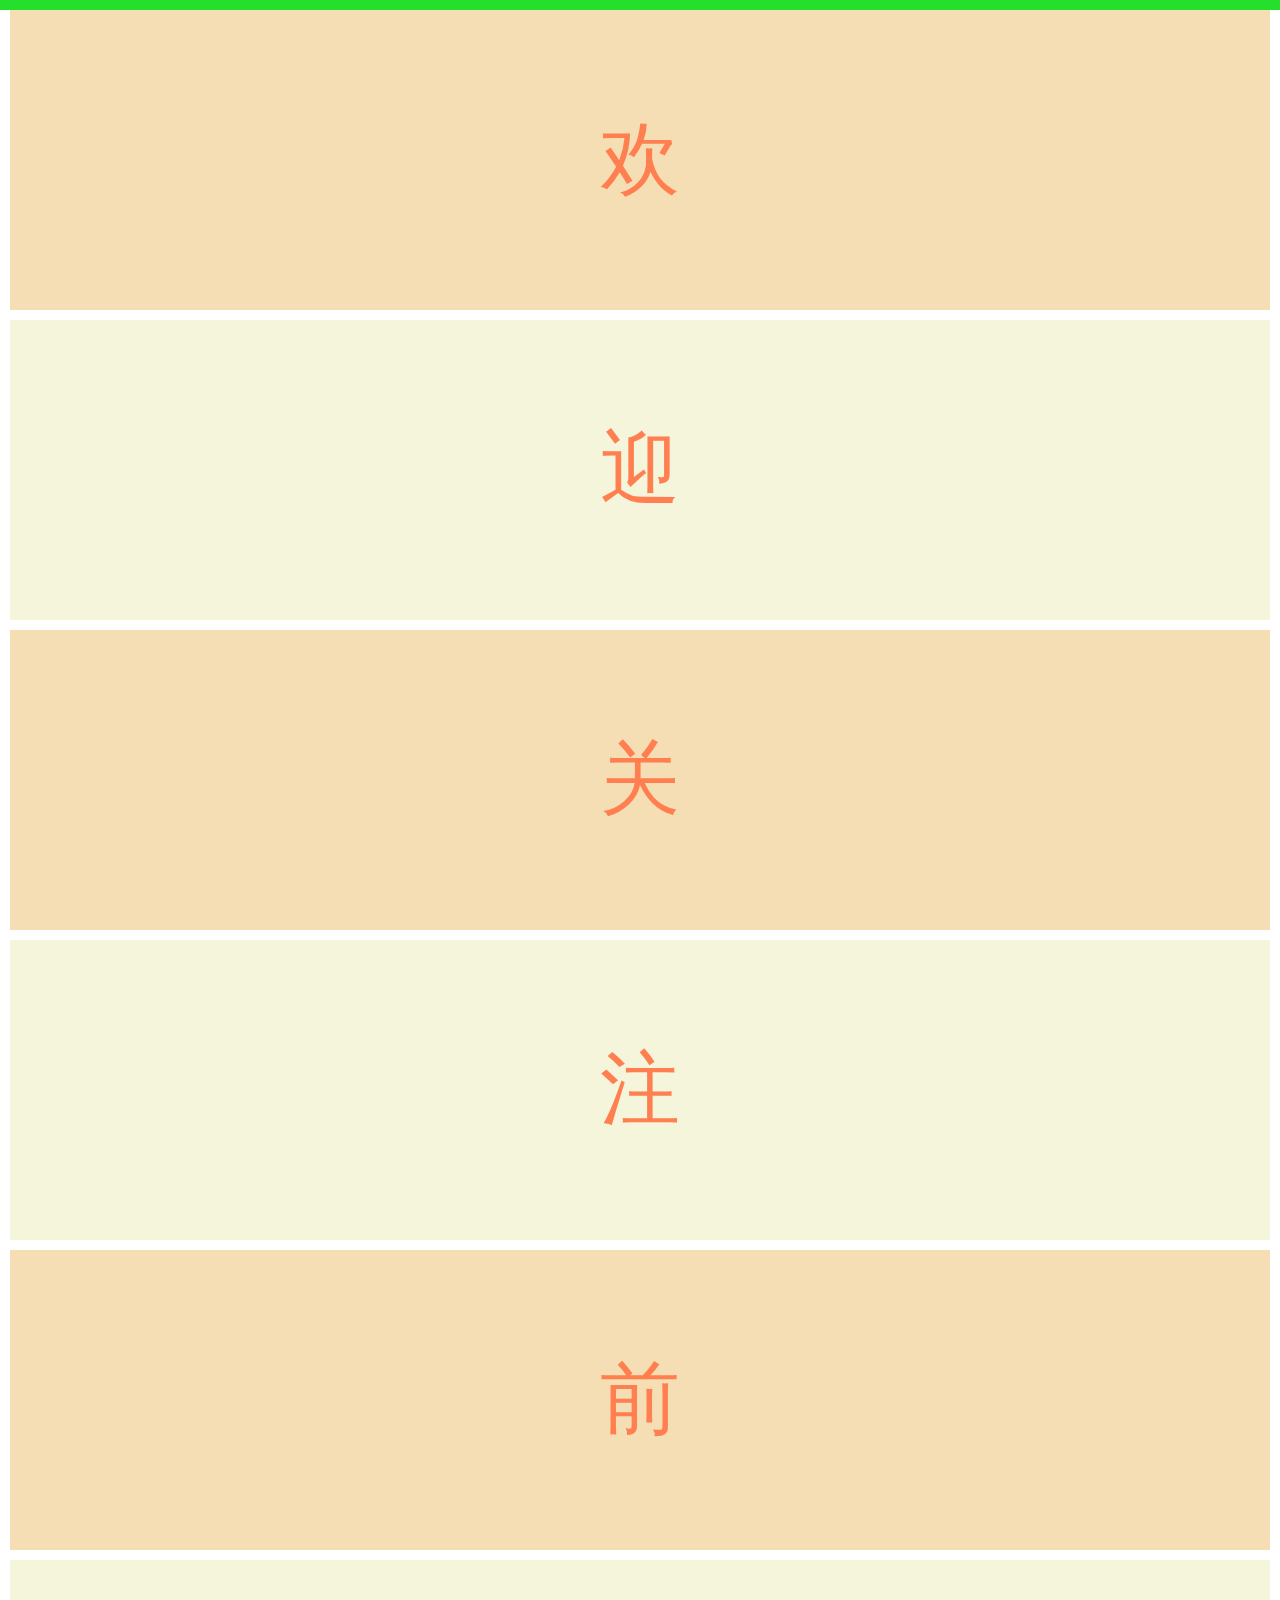
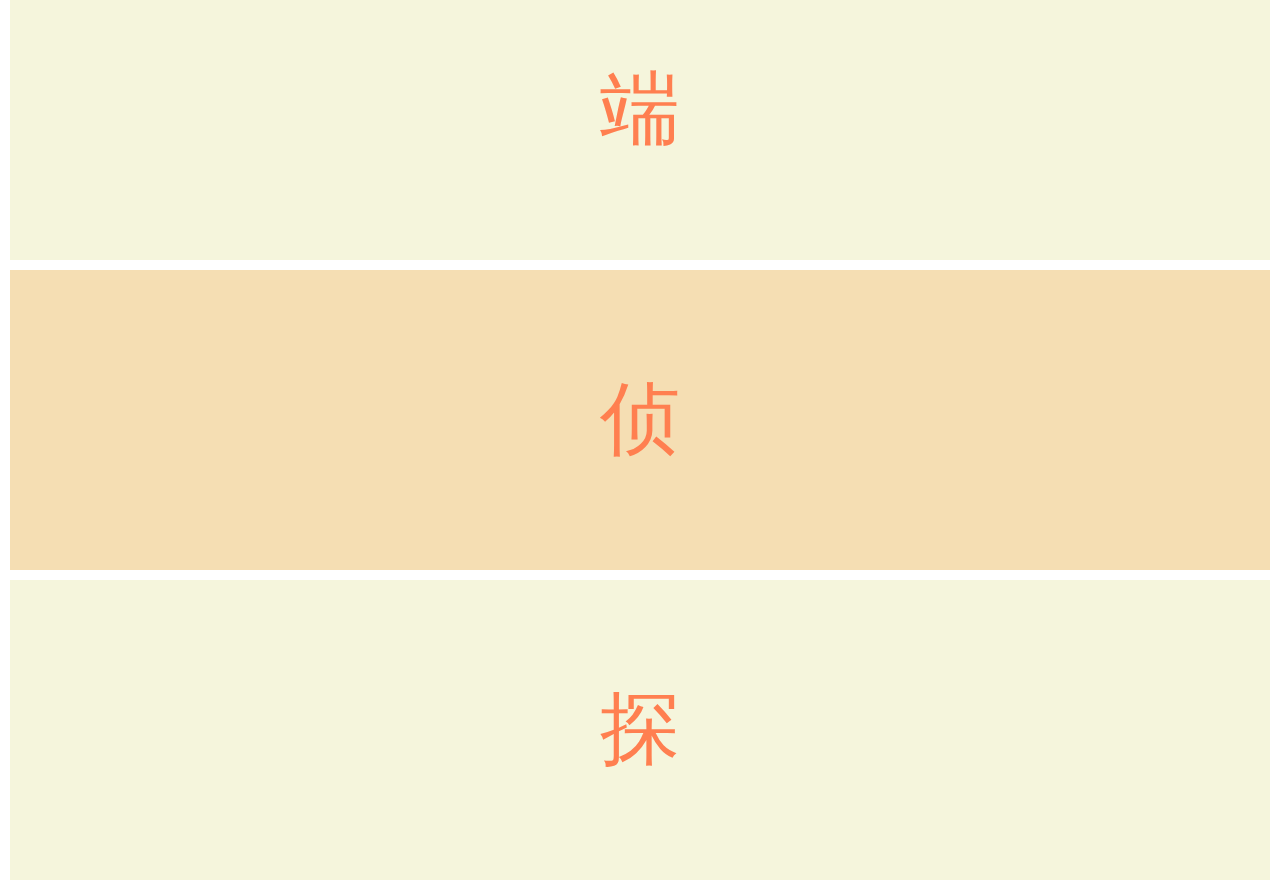
<file: second.html>
<!DOCTYPE html>
<html lang="en">

<head>
    <meta charset="UTF-8">
    <meta name="viewport" content="width=device-width, initial-scale=1.0">
    <title>Document</title>
</head>

<body>
    <div>欢</div>
    <div>迎</div>
    <div>关</div>
    <div>注</div>
    <div>前</div>
    <div>端</div>
    <div>侦</div>
    <div>探</div>



</body>

</html>

<style>
    body {
        margin: 0;
    }

    body::after {
        content: '';
        position: fixed;
        top: 0;
        left: 0;
        right: 0;
        height: 10px;
        background-color: #24e02d;
        transform-origin: 0 50%;
        animation: grow-progress 1s linear;
        animation-timeline: scroll();
    }

    main {
        padding: 10px;
    }

    div {
        display: flex;
        align-items: center;
        justify-content: center;
        height: 300px;
        margin: 10px;
        background-color: beige;
        color: coral;
        font-size: 80px;
    }

    div:nth-child(odd) {
        background-color: wheat
    }

    @keyframes grow-progress {
        from {
            transform: scaleX(0);
        }

        to {
            transform: scaleX(1);
        }
    }
</style>
</file>
